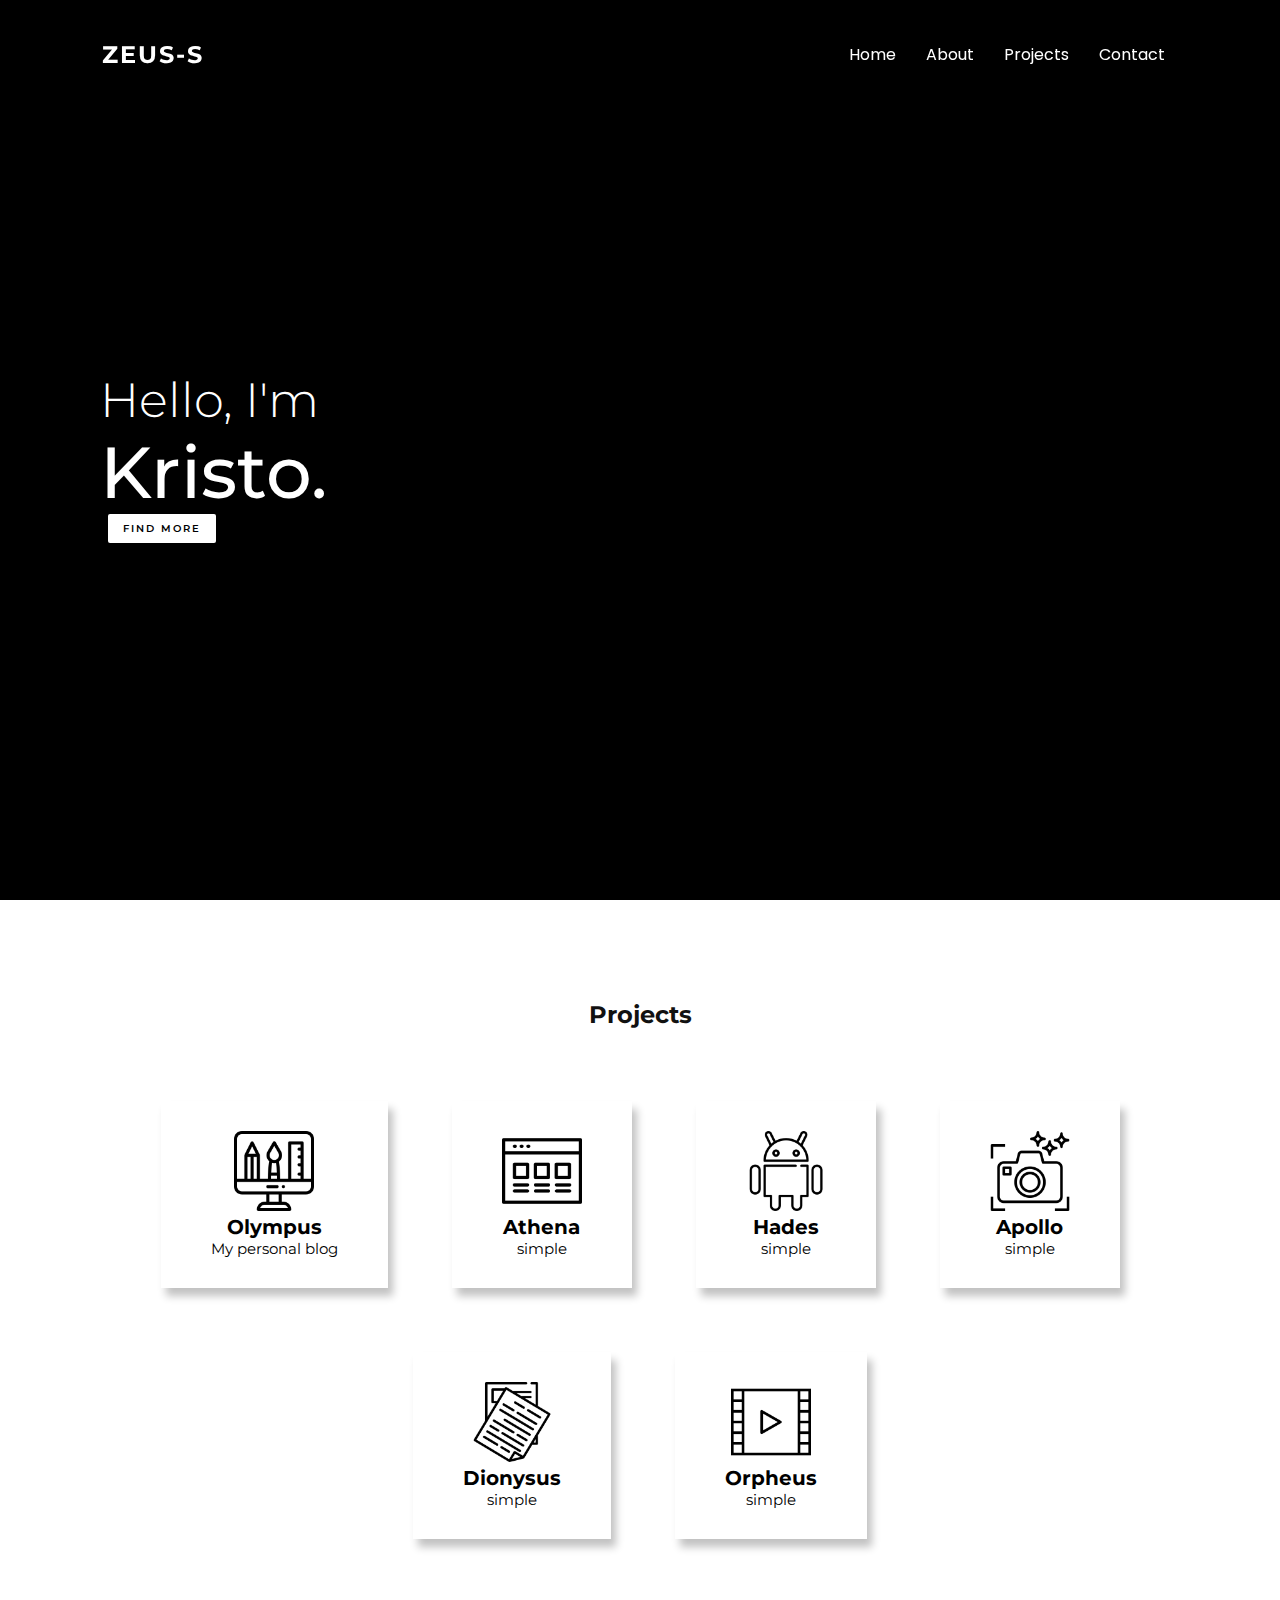
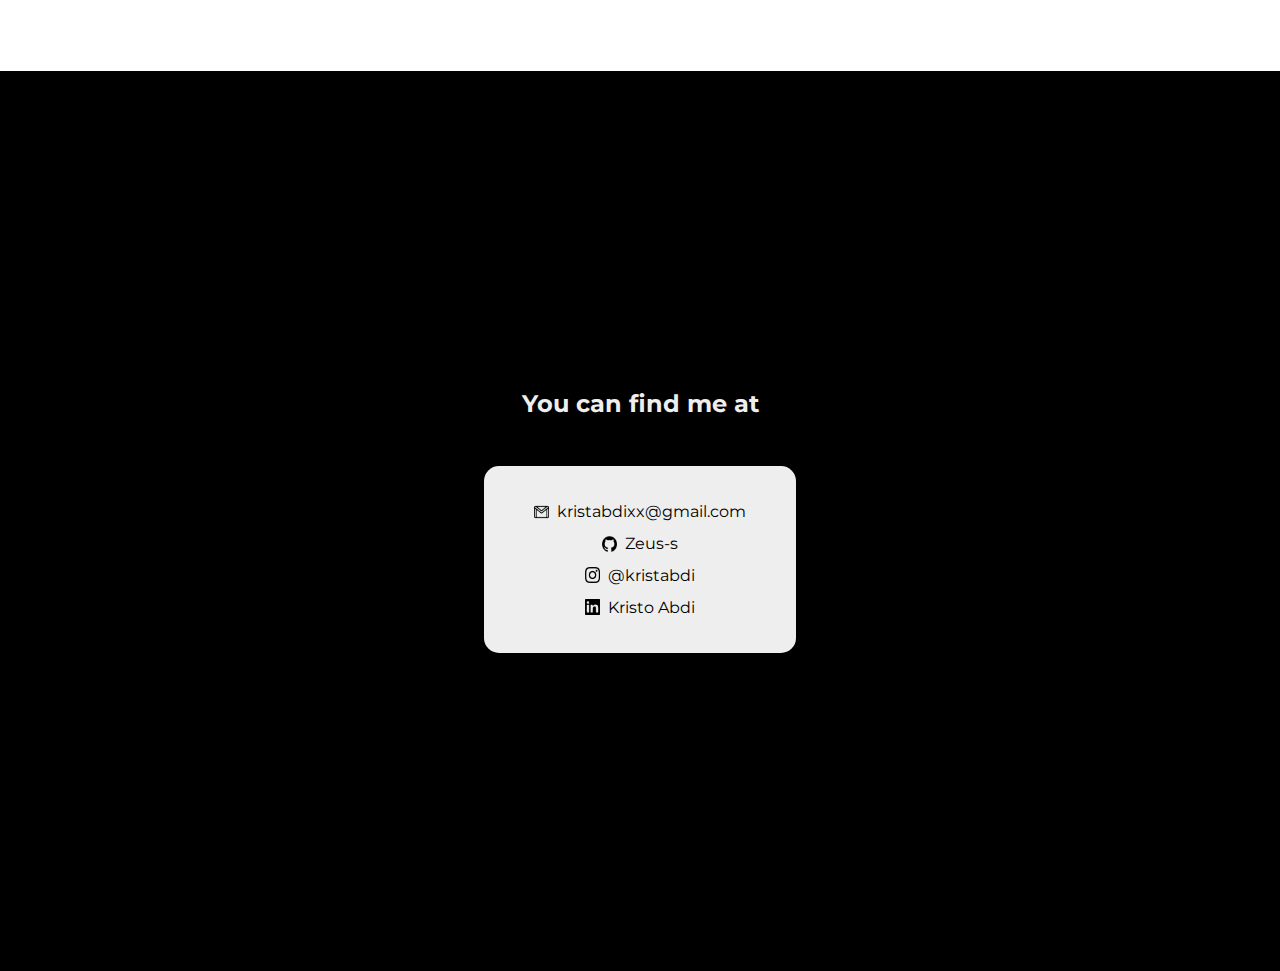
<file: index.html>
<!DOCTYPE html>
<html lang="en">
<head>
    <meta charset="UTF-8">
    <meta name="viewport" content="width=device-width, initial-scale=1.0">
    <title> Kristo Abdi </title>
    <link rel="stylesheet" href="style.css">
    <link rel="icon" href="logo.png" type="image/png"/>
</head>
<body>
    <header>
        <a href="#" class="logo">Zeus-s</a>
        <div class="toggle" onclick="toggleMenu();"></div>
        <ul class="menu">
            <li><a href="#home" onclick="toggleMenu();">Home</a></li>
            <li><a href="#" onclick="toggleMenu();">About</a></li>
            <li><a href="#project" onclick="toggleMenu();">Projects</a></li>
            <li><a href="#contacts" onclick="toggleMenu();">Contact</a></li>
        </ul>
    </header>
    <section class = "banner" id="home">
        <div class="textlp">
            <h2> Hello, I'm<br><span> Kristo.</span></h2>
            <a href="https://www.medium.com/@kristabdi" class="btn" role="button" target="_blank">Find more</a>
        </div>
    </section>
    <section class="project" id="project">
        <div class="heading">
            <h2>Projects</h2>
        </div>
        <div class="content">
            <div class="contentx">
                <img src="icon1.png">
                <h2>Olympus</h2>
                <p>My personal blog</p>
            </div>
            <div class="contentx">
                <img src="icon2.png">
                <h2>Athena</h2>
                <p>simple</p>
            </div>
            <div class="contentx">
                <img src="icon3.png">
                <h2>Hades</h2>
                <p>simple</p>
            </div>
            <div class="contentx">
                <img src="icon4.png">
                <h2>Apollo</h2>
                <p>simple</p>
            </div>
            <div class="contentx">
                <img src="icon5.png">
                <h2>Dionysus</h2>
                <p>simple</p>
            </div>
            <div class="contentx">
                <img src="icon6.png">
                <h2>Orpheus</h2>
                <p>simple</p>
            </div>
        </div>
    </section>
    <section class="contacts" id="contacts">
        <div class="heading">
            <h2>You can find me at</h2>
        </div>
        <div class="card">
            <a href="mailto:kristabdixx@gmail.com" class="contact" to="mailto:kristabdixx@gmail.com"
            external="true" target="blank">
            <img src="gmail.png" alt="Email">
            <span>kristabdixx@gmail.com</span>
            </a>
            <a href="https://github.com/Zeus-s" class="contact" to="https://github.com/Zeus-s"
            external="true" target="blank">
            <img src="github.png" alt="Github">
            <span>Zeus-s</span>
            </a>
            <a href="https://www.instagram.com/kristabdi" class="contact" to="https://www.instagram.com/kristabdi"
            external="true" target="blank">
            <img src="instagram.png" alt="Instagram">
            <span>@kristabdi</span>
            </a>
            <a href="https://www.linkedin.com/in/kristabdi/" class="contact" to="https://www.linkedin.com/in/kristabdi/"
            external="true" target="blank">
            <img src="linkedin.png">
            <span>Kristo Abdi</span>
            </a>
        </div>
    </section>
    <script type="text/javascript">
        window.addEventListener('scroll',function(){
            var header = document.querySelector('header');
            header.classList.toggle('sticky',window.scrollY > 0);
        });

        function toggleMenu() {
            var menuToggle = document.querySelector('.toggle');
            var menu = document.querySelector('.menu');
            menuToggle.classList.toggle('active')
            menu.classList.toggle('active')
        }
    </script>
</body>
</html>
</file>
<file: style.css>
@import url('https://fonts.googleapis.com/css?family=Montserrat:100,400,600,700,800&display=swap');
@import url('https://fonts.googleapis.com/css?family=Roboto:100,400,600,700,800&display=swap');
@import url('https://fonts.googleapis.com/css?family=Poppins:200,300,400,500,600,700,800,900&display=swap');

html,body {
    scroll-behavior: smooth;
}

*
{
    margin : 0;
    padding : 0;
    box-sizing: border-box;
    font-family: 'Montserrat',sans-serif;
    scroll-behavior: smooth;
}

section
{
    padding : 100px
}
.banner
{
    position: relative;
    min-height: 100vh;
    background-size: cover;
    background :url(banner.jpg);
    background-position : right;
    display :flex;
    justify-content: space-between;
    align-items: center;
    
}

.banner h2
{
    font-size: 3em;
    color: #fff;
    font-weight: 300;
    line-height: 1.5em;
}

.banner h2 span
{
    font-size: 1.5em;
    font-weight: 500;
}


.btn {
    position: relative;
    font-weight: 600;
    background: #fff;
    color: #000000;
    margin-top: 20px;
    padding: 8px 15px;
    font-size: 10px;
    text-transform: uppercase;
    text-decoration: none;
    letter-spacing: 2px;
    border-radius: 2px;
    margin-left: 8px;
    
}

.btn:hover {
    background-color: #161616; /* Green */
    color: white;
}

header {
    position: fixed;
    top: 0;
    left: 0;
    width: 100%;
    padding: 40px 100px;
    z-index: 1000;
    display: flex;
    justify-content: space-between;
    align-items: center;
    transition: 0.5s;
}

header.sticky {
    background-color: #fff;
    padding: 20px 100px;
    box-shadow: 0 5px 20px rgba(0,0,0,0.1);
}

header .logo {
    color: #fff;
    margin-left:2px;
    font-size: 24px;
    text-transform: uppercase;
    text-decoration: none;
    font-weight: 700;
    letter-spacing: 2px;
}

header.sticky .logo {
 color: #111111;   
}

header ul {
    position: relative;
    display: flex;
}

header ul li {
    position: relative;
    list-style: none;
}

header ul li a {
    position: relative;
    display: inline-block;
    margin: 0px 15px;
    color:#fff;
    font-weight: 400;
    text-decoration: none;
    font-family: "Poppins",sans-serif;
}
header.sticky ul li a {
    color: #111111;   
}

.project {
    position: relative;
}

.heading {
    font-family: "Poppins",sans-serif;
    text-align: center;
    text-decoration: none;
    font-weight: 600;
    width: 100%;
    margin-bottom: 40px;
    color: #111111;
}
.content {
    display: flex;
    justify-content: space-between;
}

.project {
    background: white;
}

.project .content {
    display: flex;
    justify-content: center;
    flex-wrap: wrap;
    flex-direction: row;
}

.project .content .contentx {
    padding: 30px 50px;
    color: #000000;
    max-width: 300px;
    margin: 32px;
    text-align: center;
    box-shadow: 5px 8px 8px #c2c2c2;
    transition: 0.5s;
    font-size: 15px;
}
.project .content .contentx:hover {
    background: #b8b8b8;
    color: #fff;
    font-weight: 400;
    filter: invert(1);
}

.project .content .contentx img {
    max-width: 80px;
    filter: invert(0);
}

.project .content .contentx h2 {
    font-size: 20px;
}
.contacts {
    background-color: black;
    min-height: 100vh;
    padding: 30vh 30px;
    display: flex;
    flex-direction: column;
    justify-content: center;
    align-items: center;
}
.contacts .heading {
    color: #eeeeee;
    text-align: center;
    font-size: 16px;
    margin-bottom: 3em;
    font-weight: 700;
}

.contacts .card {
    background-color: #eeeeee;
    padding: 30px 50px;
    border-radius: 15px;
}

.contacts .card .contact {
    display: flex;
    flex-direction: row;
    justify-content: center;
    align-items: center;
    height: 2em;
    text-decoration: none;
    font-size: 0.999em;
}

.contacts .card a {
    text-decoration: none;
    text-decoration-line: none;
    text-decoration-style: initial;
    text-decoration-color: initial;
    color: unset;
    cursor: pointer;
    transition: 0.2s;
}

.contacts .card a:hover {
    text-decoration: none;
    text-decoration-line: none;
    text-decoration-style: initial;
    text-decoration-color: initial;
    transform: scale(1.1);
}


.contacts .card .contact img {
    max-height: 1em;
    margin-right: 8px;
}

::-webkit-scrollbar {
    width: 8px;
    scroll-behavior: smooth;
}
  
::-webkit-scrollbar-track {
    background: #f1f1f1;
    scroll-behavior: smooth;
}
  
::-webkit-scrollbar-thumb {
    background: rgb(59, 59, 59);
    scroll-behavior: smooth;
}
  
::-webkit-scrollbar-thumb:hover {
    background: #000000;
    scroll-behavior: smooth;
}

/*Responsive*/
@media (max-width: 991px)
{
    header, 
    header .sticky
    {
        padding: 20px 50px;
    }
    section {
        padding : 100px 50px;
    }

    .menu {
        position: fixed;
        top: 75px;
        left: -100%;
        display: block;
        padding: 100px 50px;
        text-align: center;
        width: 100%;
        height: 100vh;
        background: #fff;
        transition: 0.5s;
        z-index: 999;
        border-top: 1px solid rgba(0,0,0,0.2);
    }
    .menu.active {
        left: 0;
    }
    header ul li a {
        color: #000000;
        font-size: 20px;
        margin: 10px;
    }
    .toggle {
        width: 40px;
        height: 40px;
        background: url(menu.png);
        background-position: center;
        background-repeat: no-repeat;
        background-size: 30px;
        cursor: pointer;
    }
    .toggle.active {
        background: url(close.png);
        background-position: center;
        background-repeat: no-repeat;
        background-size: 25px;
        cursor: pointer;
    }
    header.sticky .toggle {
        filter: invert(1);
    }
    .banner {
        padding : 150px 50px 100px;
    }
    .banner h2 {
        font-size: 2em;
    }
    .btn {
        margin-top: 30px;
        padding: 10px 10px;
        font-size: 0.1em;
        font-weight: 800;
        margin-left: 5px;
    }

    .project .content .contentx {
        margin: 10px;
    }

    .contacts .card {
        padding: 10px 20px;
    }

    .contacts .heading {
        font-size: 13px;
    }

    .contacts .card .contact {
        padding: 5px 10px;
        font-size: 0.8em;
    }

    .contacts .card a {
        padding: 5px 10px;
        font-size: 0.5em;
    }

@media screen and (prefers-reduced-motion: reduce) {
    html {
        scroll-behavior: auto;
    }
}

}
</file>
